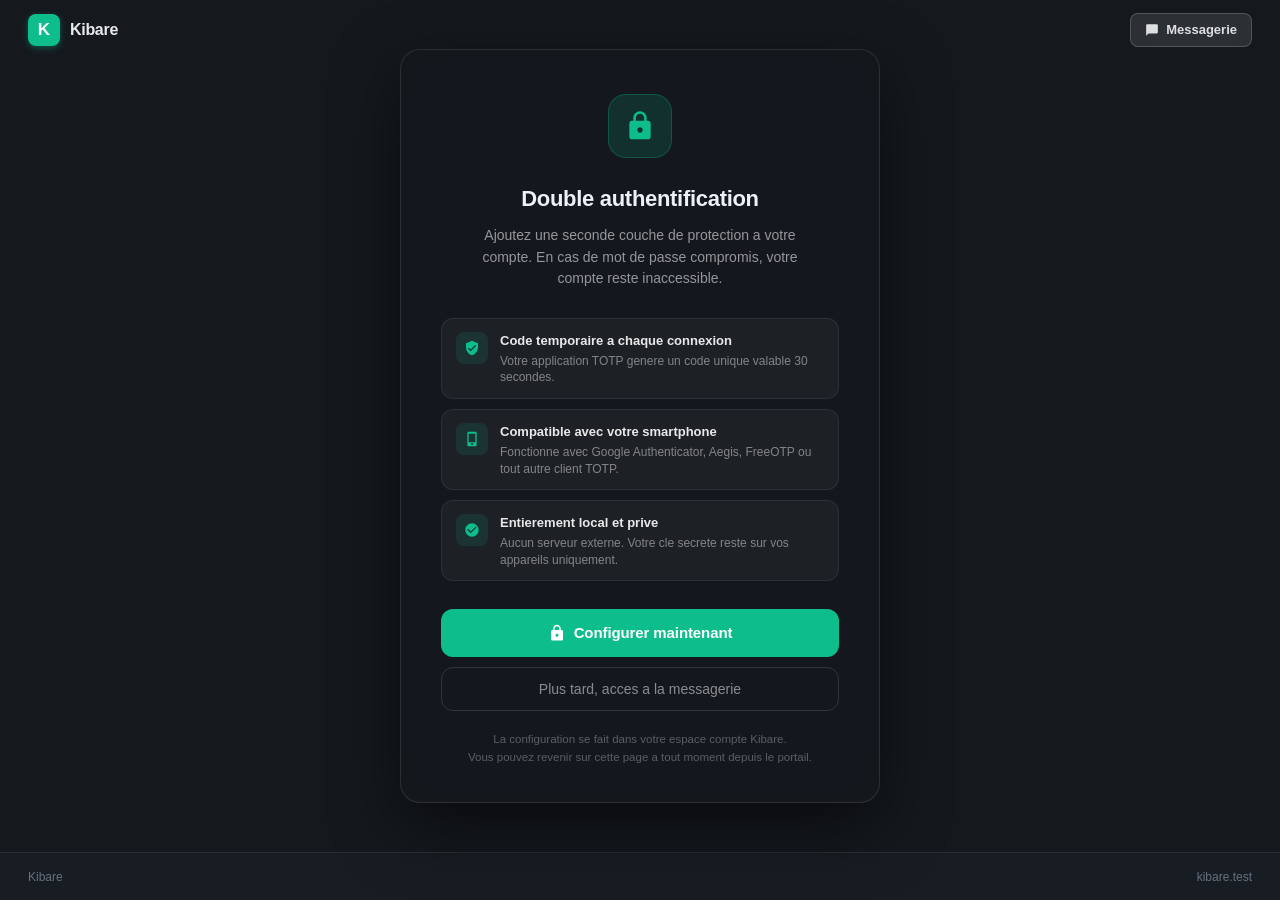
<file: portal/setup-2fa.html>
<!doctype html>
<html lang="fr" data-theme="dark">
<head>
  <meta charset="utf-8">
  <meta name="viewport" content="width=device-width, initial-scale=1">
  <meta name="theme-color" content="#15191E">
  <meta name="description" content="Configurer la double authentification sur votre compte Kibare.">
  <title>Double authentification - Kibare</title>
  <link rel="stylesheet" href="./styles.css">
  <style>
    .setup2fa-viewport {
      flex: 1;
      display: flex;
      align-items: center;
      justify-content: center;
      padding: 24px 16px;
    }

    .setup2fa-card {
      width: 100%;
      max-width: 480px;
      background: rgba(21, 25, 30, 0.82);
      backdrop-filter: blur(24px) saturate(160%);
      -webkit-backdrop-filter: blur(24px) saturate(160%);
      border: 1px solid rgba(255, 255, 255, 0.10);
      border-radius: 20px;
      padding: 44px 40px 36px;
      box-shadow: 0 24px 64px rgba(0, 0, 0, 0.55);
      display: flex;
      flex-direction: column;
      align-items: center;
      gap: 0;
    }

    .s2fa-icon {
      width: 64px;
      height: 64px;
      border-radius: 18px;
      background: rgba(13, 189, 139, 0.14);
      border: 1px solid rgba(13, 189, 139, 0.28);
      display: flex;
      align-items: center;
      justify-content: center;
      margin-bottom: 24px;
    }

    .s2fa-icon svg {
      width: 32px;
      height: 32px;
      fill: #0dbd8b;
    }

    .s2fa-title {
      font-size: 22px;
      font-weight: 700;
      color: #edf1f5;
      margin: 0 0 10px;
      text-align: center;
      letter-spacing: -0.3px;
    }

    .s2fa-subtitle {
      font-size: 14px;
      color: rgba(255, 255, 255, 0.55);
      text-align: center;
      line-height: 1.55;
      margin: 0 0 28px;
      max-width: 360px;
    }

    .s2fa-benefits {
      width: 100%;
      display: flex;
      flex-direction: column;
      gap: 10px;
      margin-bottom: 28px;
    }

    .s2fa-benefit {
      display: flex;
      align-items: flex-start;
      gap: 12px;
      background: rgba(255, 255, 255, 0.04);
      border: 1px solid rgba(255, 255, 255, 0.07);
      border-radius: 12px;
      padding: 12px 14px;
    }

    .s2fa-benefit-icon {
      width: 32px;
      height: 32px;
      border-radius: 8px;
      background: rgba(13, 189, 139, 0.12);
      display: flex;
      align-items: center;
      justify-content: center;
      flex-shrink: 0;
      margin-top: 1px;
    }

    .s2fa-benefit-icon svg {
      width: 16px;
      height: 16px;
      fill: #0dbd8b;
    }

    .s2fa-benefit-text {
      display: flex;
      flex-direction: column;
      gap: 2px;
    }

    .s2fa-benefit-text strong {
      font-size: 13px;
      font-weight: 600;
      color: rgba(255, 255, 255, 0.90);
    }

    .s2fa-benefit-text span {
      font-size: 12px;
      color: rgba(255, 255, 255, 0.45);
      line-height: 1.4;
    }

    .s2fa-actions {
      width: 100%;
      display: flex;
      flex-direction: column;
      gap: 10px;
    }

    .s2fa-btn-primary {
      width: 100%;
      height: 48px;
      border-radius: 12px;
      border: none;
      background: #0dbd8b;
      color: #ffffff;
      font-size: 15px;
      font-weight: 600;
      cursor: pointer;
      text-decoration: none;
      display: flex;
      align-items: center;
      justify-content: center;
      gap: 8px;
      transition: background 0.15s, transform 0.1s;
      letter-spacing: -0.1px;
    }

    .s2fa-btn-primary:hover {
      background: #09a77a;
    }

    .s2fa-btn-primary:active {
      transform: scale(0.98);
    }

    .s2fa-btn-primary svg {
      width: 18px;
      height: 18px;
      fill: #ffffff;
    }

    .s2fa-btn-skip {
      width: 100%;
      height: 44px;
      border-radius: 12px;
      border: 1px solid rgba(255, 255, 255, 0.12);
      background: transparent;
      color: rgba(255, 255, 255, 0.50);
      font-size: 14px;
      font-weight: 500;
      cursor: pointer;
      text-decoration: none;
      display: flex;
      align-items: center;
      justify-content: center;
      transition: background 0.15s, color 0.15s, border-color 0.15s;
    }

    .s2fa-btn-skip:hover {
      background: rgba(255, 255, 255, 0.06);
      color: rgba(255, 255, 255, 0.80);
      border-color: rgba(255, 255, 255, 0.20);
    }

    .s2fa-note {
      margin-top: 20px;
      font-size: 11.5px;
      color: rgba(255, 255, 255, 0.30);
      text-align: center;
      line-height: 1.5;
    }

    @media (max-width: 520px) {
      .setup2fa-card {
        padding: 32px 20px 28px;
        border-radius: 16px;
      }
    }
  </style>
</head>
<body class="has-bg-photo">

  <header class="topbar">
    <div class="topbar-left">
      <a class="brand" href="/" aria-label="Kibare, accueil">
        <span class="brand-mark" aria-hidden="true">K</span>
        <span class="brand-title">Kibare</span>
      </a>
    </div>
    <div class="topbar-right">
      <a class="btn-secondary" href="http://127.0.0.1:8080" target="_blank" rel="noopener noreferrer">
        <svg viewBox="0 0 24 24"><path d="M20 2H4c-1.1 0-2 .9-2 2v18l4-4h14c1.1 0 2-.9 2-2V4c0-1.1-.9-2-2-2z"/></svg>
        <span>Messagerie</span>
      </a>
    </div>
  </header>

  <main class="setup2fa-viewport">
    <div class="setup2fa-card">

      <div class="s2fa-icon" aria-hidden="true">
        <svg viewBox="0 0 24 24"><path d="M18 8h-1V6c0-2.76-2.24-5-5-5S7 3.24 7 6v2H6c-1.1 0-2 .9-2 2v10c0 1.1.9 2 2 2h12c1.1 0 2-.9 2-2V10c0-1.1-.9-2-2-2zm-6 9c-1.1 0-2-.9-2-2s.9-2 2-2 2 .9 2 2-.9 2-2 2zm3.1-9H8.9V6c0-1.71 1.39-3.1 3.1-3.1 1.71 0 3.1 1.39 3.1 3.1v2z"/></svg>
      </div>

      <h1 class="s2fa-title">Double authentification</h1>
      <p class="s2fa-subtitle">Ajoutez une seconde couche de protection a votre compte. En cas de mot de passe compromis, votre compte reste inaccessible.</p>

      <div class="s2fa-benefits">
        <div class="s2fa-benefit">
          <div class="s2fa-benefit-icon">
            <svg viewBox="0 0 24 24"><path d="M12 1L3 5v6c0 5.55 3.84 10.74 9 12 5.16-1.26 9-6.45 9-12V5l-9-4zm-2 16l-4-4 1.41-1.41L10 14.17l6.59-6.59L18 9l-8 8z"/></svg>
          </div>
          <div class="s2fa-benefit-text">
            <strong>Code temporaire a chaque connexion</strong>
            <span>Votre application TOTP genere un code unique valable 30 secondes.</span>
          </div>
        </div>
        <div class="s2fa-benefit">
          <div class="s2fa-benefit-icon">
            <svg viewBox="0 0 24 24"><path d="M17 1H7c-1.1 0-2 .9-2 2v18c0 1.1.9 2 2 2h10c1.1 0 2-.9 2-2V3c0-1.1-.9-2-2-2zm-5 20c-.83 0-1.5-.67-1.5-1.5S11.17 18 12 18s1.5.67 1.5 1.5S12.83 21 12 21zm5-4H7V4h10v13z"/></svg>
          </div>
          <div class="s2fa-benefit-text">
            <strong>Compatible avec votre smartphone</strong>
            <span>Fonctionne avec Google Authenticator, Aegis, FreeOTP ou tout autre client TOTP.</span>
          </div>
        </div>
        <div class="s2fa-benefit">
          <div class="s2fa-benefit-icon">
            <svg viewBox="0 0 24 24"><path d="M12 2C6.48 2 2 6.48 2 12s4.48 10 10 10 10-4.48 10-10S17.52 2 12 2zm-2 15l-5-5 1.41-1.41L10 14.17l7.59-7.59L19 8l-9 9z"/></svg>
          </div>
          <div class="s2fa-benefit-text">
            <strong>Entierement local et prive</strong>
            <span>Aucun serveur externe. Votre cle secrete reste sur vos appareils uniquement.</span>
          </div>
        </div>
      </div>

      <div class="s2fa-actions">
        <a
          class="s2fa-btn-primary"
          href="http://127.0.0.1:8082/realms/kibare/account/#/security/signingin"
          target="_blank"
          rel="noopener noreferrer"
        >
          <svg viewBox="0 0 24 24"><path d="M18 8h-1V6c0-2.76-2.24-5-5-5S7 3.24 7 6v2H6c-1.1 0-2 .9-2 2v10c0 1.1.9 2 2 2h12c1.1 0 2-.9 2-2V10c0-1.1-.9-2-2-2zm-6 9c-1.1 0-2-.9-2-2s.9-2 2-2 2 .9 2 2-.9 2-2 2zm3.1-9H8.9V6c0-1.71 1.39-3.1 3.1-3.1 1.71 0 3.1 1.39 3.1 3.1v2z"/></svg>
          Configurer maintenant
        </a>
        <a class="s2fa-btn-skip" href="http://127.0.0.1:8080" target="_blank" rel="noopener noreferrer">
          Plus tard, acces a la messagerie
        </a>
      </div>

      <p class="s2fa-note">
        La configuration se fait dans votre espace compte Kibare.<br>
        Vous pouvez revenir sur cette page a tout moment depuis le portail.
      </p>

    </div>
  </main>

  <footer class="portal-footer">
    <span>Kibare</span>
    <span>kibare.test</span>
  </footer>

</body>
</html>
</file>
<file: portal/styles.css>
/* Styles principaux Kibare */

:root, [data-theme="dark"] {
  color-scheme: dark;
  --cpd-bg-canvas: #15191E;
  --cpd-bg-subtle: #181D23;
  --cpd-bg-surface: #21262C;
  --cpd-bg-surface-hover: #282E36;
  --cpd-bg-surface-active: #323A44;
  --cpd-bg-surface-elevated: #2A313A;

  --cpd-text-primary: #EDF1F5;
  --cpd-text-secondary: #8E9AA8;
  --cpd-text-tertiary: #657080;

  --cpd-border-default: rgba(255, 255, 255, 0.08);
  --cpd-border-subtle: rgba(255, 255, 255, 0.04);
  --cpd-border-strong: rgba(255, 255, 255, 0.15);

  --cpd-accent: #0DBD8B;
  --cpd-accent-hover: #09A77A;
  --cpd-accent-active: #088F69;
  --cpd-accent-subtle: rgba(13, 189, 139, 0.12);
  --cpd-accent-border: rgba(13, 189, 139, 0.35);

  --cpd-danger: #FF4C55;
  --cpd-danger-bg: rgba(255, 76, 85, 0.12);

  --cpd-shadow-sm: 0 1px 3px rgba(0, 0, 0, 0.3);
  --cpd-shadow-md: 0 4px 14px rgba(0, 0, 0, 0.4);
  --cpd-shadow-lg: 0 12px 32px rgba(0, 0, 0, 0.5);

  --font-sans: -apple-system, BlinkMacSystemFont, "Segoe UI", Roboto, Helvetica, Arial, sans-serif;
  --font-mono: ui-monospace, SFMono-Regular, Menlo, Monaco, Consolas, monospace;
}

[data-theme="light"] {
  color-scheme: light;
  --cpd-bg-canvas: #F4F6F8;
  --cpd-bg-subtle: #FFFFFF;
  --cpd-bg-surface: #FFFFFF;
  --cpd-bg-surface-hover: #F0F2F5;
  --cpd-bg-surface-active: #E4E7EB;
  --cpd-bg-surface-elevated: #FFFFFF;

  --cpd-text-primary: #17191C;
  --cpd-text-secondary: #5E6977;
  --cpd-text-tertiary: #8E9AA8;

  --cpd-border-default: #E3E8EC;
  --cpd-border-subtle: #EDF0F3;
  --cpd-border-strong: #CBD2D9;

  --cpd-accent: #0DBD8B;
  --cpd-accent-hover: #09A77A;
  --cpd-accent-active: #088F69;
  --cpd-accent-subtle: rgba(13, 189, 139, 0.10);
  --cpd-accent-border: rgba(13, 189, 139, 0.30);

  --cpd-danger: #D9383A;
  --cpd-danger-bg: rgba(217, 56, 58, 0.10);

  --cpd-shadow-sm: 0 1px 3px rgba(0, 0, 0, 0.06);
  --cpd-shadow-md: 0 4px 14px rgba(0, 0, 0, 0.08);
  --cpd-shadow-lg: 0 12px 32px rgba(0, 0, 0, 0.12);
}

/* Base */
*, *::before, *::after {
  box-sizing: border-box;
  margin: 0;
  padding: 0;
}

html, body {
  height: 100%;
  background-color: var(--cpd-bg-canvas);
  color: var(--cpd-text-primary);
  font-family: var(--font-sans);
  font-size: 14px;
  line-height: 1.5;
  -webkit-font-smoothing: antialiased;
  -moz-osx-font-smoothing: grayscale;
}

body {
  display: flex;
  flex-direction: column;
}

a {
  color: inherit;
  text-decoration: none;
}

/* Barre superieure */
.topbar {
  height: 60px;
  padding: 0 28px;
  display: flex;
  align-items: center;
  justify-content: space-between;
  background: var(--cpd-bg-subtle);
  border-bottom: 1px solid var(--cpd-border-default);
  flex-shrink: 0;
  gap: 16px;
}

/* Topbar flottante sur fond photo (page d'accueil) */
body.has-bg-photo {
  position: relative;
}

body.has-bg-photo .topbar {
  position: absolute;
  top: 0; left: 0; right: 0;
  z-index: 10;
  background: transparent;
  border-bottom: none;
}

body.has-bg-photo .brand-title {
  color: rgba(255,255,255,0.90);
}

body.has-bg-photo .btn-secondary {
  color: rgba(255,255,255,0.85);
  background: rgba(255,255,255,0.10);
  border-color: rgba(255,255,255,0.18);
  backdrop-filter: blur(10px);
}

body.has-bg-photo .btn-secondary:hover {
  background: rgba(255,255,255,0.20);
  border-color: rgba(255,255,255,0.28);
}

body.has-bg-photo .welcome-viewport {
  padding-top: 80px;
}

.topbar-left {
  display: flex;
  align-items: center;
  gap: 16px;
}

.brand {
  display: inline-flex;
  align-items: center;
  gap: 10px;
  text-decoration: none;
}

.brand-mark {
  width: 32px;
  height: 32px;
  border-radius: 8px;
  background: var(--cpd-accent);
  color: #ffffff;
  font-size: 17px;
  font-weight: 800;
  display: flex;
  align-items: center;
  justify-content: center;
  box-shadow: 0 2px 6px rgba(13, 189, 139, 0.35);
  user-select: none;
}

.brand-title {
  font-size: 16px;
  font-weight: 700;
  color: var(--cpd-text-primary);
  letter-spacing: -0.3px;
}

.topbar-right {
  display: flex;
  align-items: center;
  gap: 12px;
}

/* Temoin statut serveur Matrix */
.server-status {
  display: inline-flex;
  align-items: center;
  gap: 7px;
  font-size: 12px;
  font-weight: 550;
  padding: 5px 12px;
  border-radius: 999px;
  background: rgba(255, 255, 255, 0.08);
  backdrop-filter: blur(8px);
  -webkit-backdrop-filter: blur(8px);
  border: 1px solid rgba(255, 255, 255, 0.14);
  color: rgba(255, 255, 255, 0.90);
  user-select: none;
}

.status-dot {
  width: 8px;
  height: 8px;
  border-radius: 50%;
  flex-shrink: 0;
  transition: background-color 0.2s, box-shadow 0.2s;
}

.status-dot.status-checking {
  background: #f59e0b;
  box-shadow: 0 0 6px rgba(245, 158, 11, 0.6);
}

.status-dot.status-online {
  background: #0dbd8b;
  box-shadow: 0 0 6px rgba(13, 189, 139, 0.7);
}

.status-dot.status-offline {
  background: #ef4444;
  box-shadow: 0 0 6px rgba(239, 68, 68, 0.7);
}

/* Boutons */
.btn-icon {
  width: 34px;
  height: 34px;
  border-radius: 8px;
  border: 1px solid var(--cpd-border-default);
  background: var(--cpd-bg-surface);
  color: var(--cpd-text-secondary);
  display: flex;
  align-items: center;
  justify-content: center;
  cursor: pointer;
  transition: background 0.15s, color 0.15s, border-color 0.15s;
}

.btn-icon:hover {
  background: var(--cpd-bg-surface-hover);
  color: var(--cpd-text-primary);
  border-color: var(--cpd-border-strong);
}

.btn-icon svg {
  width: 16px;
  height: 16px;
  fill: currentColor;
}

.btn-secondary {
  height: 34px;
  padding: 0 14px;
  border-radius: 8px;
  border: 1px solid var(--cpd-border-default);
  background: var(--cpd-bg-surface);
  color: var(--cpd-text-primary);
  font-size: 13px;
  font-weight: 600;
  cursor: pointer;
  display: inline-flex;
  align-items: center;
  gap: 7px;
  transition: background 0.15s, border-color 0.15s;
}

.btn-secondary:hover {
  background: var(--cpd-bg-surface-hover);
  border-color: var(--cpd-border-strong);
}

.btn-secondary svg {
  width: 14px;
  height: 14px;
  fill: currentColor;
}

.btn-primary {
  height: 36px;
  padding: 0 18px;
  border-radius: 8px;
  border: none;
  background: var(--cpd-accent);
  color: #ffffff;
  font-size: 13px;
  font-weight: 600;
  cursor: pointer;
  display: inline-flex;
  align-items: center;
  gap: 8px;
  box-shadow: 0 2px 6px rgba(13, 189, 139, 0.35);
  transition: background 0.15s, transform 0.1s;
}

.btn-primary:hover {
  background: var(--cpd-accent-hover);
  transform: translateY(-1px);
}

.btn-primary:active {
  background: var(--cpd-accent-active);
  transform: none;
}

.btn-primary svg {
  width: 15px;
  height: 15px;
  fill: currentColor;
}

/* Accueil */
.welcome-viewport {
  flex: 1;
  display: flex;
  align-items: center;
  justify-content: center;
  padding: 32px 20px;
  position: relative;
  overflow: hidden;

  /* Photo de fond */
  background-image: url('./bg.jpg');
  background-size: cover;
  background-position: center 30%;
  background-repeat: no-repeat;
}

/* Overlay sombre pour lisibilité */
.welcome-viewport::before {
  content: '';
  position: absolute;
  inset: 0;
  background: rgba(0, 0, 0, 0.62);
  z-index: 0;
}


/* La carte est TOUJOURS sombre car fond = photo */
.welcome-card {
  position: relative;
  z-index: 1;
  width: 100%;
  max-width: 400px;
  background: rgba(14, 17, 22, 0.82);
  backdrop-filter: blur(24px) saturate(1.6);
  -webkit-backdrop-filter: blur(24px) saturate(1.6);
  border: 1px solid rgba(255, 255, 255, 0.08);
  border-top: 1px solid rgba(255, 255, 255, 0.12);
  border-radius: 20px;
  box-shadow: 0 20px 60px rgba(0, 0, 0, 0.6), 0 1px 0 rgba(255,255,255,0.05) inset;
  padding: 48px 36px 36px;
  display: flex;
  flex-direction: column;
  align-items: center;
  text-align: center;
}

/* Carte accueil */

/* Logo */
.wc-logo {
  margin-bottom: 20px;
}

.wc-mark {
  width: 72px;
  height: 72px;
  border-radius: 20px;
  background: var(--cpd-accent);
  color: #ffffff;
  font-size: 36px;
  font-weight: 800;
  display: flex;
  align-items: center;
  justify-content: center;
  box-shadow:
    0 0 0 0 rgba(13, 189, 139, 0.45),
    0 6px 20px rgba(13, 189, 139, 0.45);
  animation: wc-pulse 3s ease-in-out infinite;
  user-select: none;
}

@keyframes wc-pulse {
  0%, 100% { box-shadow: 0 0 0 0 rgba(13,189,139,0.35), 0 6px 20px rgba(13,189,139,0.4); }
  50%       { box-shadow: 0 0 0 10px rgba(13,189,139,0),  0 6px 20px rgba(13,189,139,0.4); }
}

/* Nom de l'app */
.wc-name {
  font-size: 32px;
  font-weight: 800;
  color: #ffffff;
  letter-spacing: -0.8px;
  margin-bottom: 6px;
  line-height: 1;
}

/* Tagline */
.wc-tagline {
  font-size: 13px;
  color: rgba(255, 255, 255, 0.45);
  letter-spacing: 0.04em;
  margin-bottom: 36px;
  font-weight: 400;
}

/* Bouton CTA principal */
.wc-cta {
  display: flex;
  align-items: center;
  justify-content: center;
  gap: 10px;
  width: 100%;
  height: 48px;
  border-radius: 12px;
  background: var(--cpd-accent);
  color: #ffffff;
  font-size: 15px;
  font-weight: 700;
  letter-spacing: -0.1px;
  text-decoration: none;
  box-shadow: 0 4px 16px rgba(13, 189, 139, 0.4);
  transition: background 0.15s, transform 0.12s, box-shadow 0.15s;
  margin-bottom: 14px;
}

.wc-cta:hover {
  background: var(--cpd-accent-hover);
  transform: translateY(-1px);
  box-shadow: 0 6px 22px rgba(13, 189, 139, 0.5);
}

.wc-cta:active {
  transform: translateY(0);
  background: var(--cpd-accent-active);
}

.wc-cta svg {
  width: 18px;
  height: 18px;
  fill: currentColor;
  flex-shrink: 0;
  transition: transform 0.15s;
}

.wc-cta:hover svg {
  transform: translateX(3px);
}

/* Option 2FA */
.wc-2fa-section {
  width: 100%;
  margin-bottom: 20px;
}

.wc-switch-control {
  display: inline-flex;
  align-items: center;
  justify-content: center;
  gap: 10px;
  cursor: pointer;
  user-select: none;
  padding: 4px 8px;
  border-radius: 8px;
  transition: background 0.15s;
}

.wc-switch-control:hover {
  background: rgba(255, 255, 255, 0.04);
}

.wc-switch-control input {
  position: absolute;
  opacity: 0;
  width: 0;
  height: 0;
}

.wc-switch-track {
  position: relative;
  display: inline-block;
  width: 36px;
  height: 20px;
  background: rgba(255, 255, 255, 0.18);
  border-radius: 20px;
  transition: background 0.2s;
  flex-shrink: 0;
}

.wc-switch-track::after {
  content: '';
  position: absolute;
  top: 2px;
  left: 2px;
  width: 16px;
  height: 16px;
  background: #ffffff;
  border-radius: 50%;
  transition: transform 0.2s cubic-bezier(0.4, 0, 0.2, 1);
  box-shadow: 0 1px 3px rgba(0, 0, 0, 0.4);
}

.wc-switch-control input:checked + .wc-switch-track {
  background: var(--cpd-accent);
}

.wc-switch-control input:checked + .wc-switch-track::after {
  transform: translateX(16px);
}

.wc-switch-text {
  font-size: 12.5px;
  font-weight: 500;
  color: rgba(255, 255, 255, 0.70);
  transition: color 0.15s;
}

.wc-switch-control:hover .wc-switch-text {
  color: #ffffff;
}

.wc-2fa-drawer {
  background: rgba(0, 0, 0, 0.40);
  border: 1px solid rgba(255, 255, 255, 0.10);
  border-radius: 12px;
  padding: 14px 16px;
  margin-top: 10px;
  text-align: left;
  animation: fadeInDown 0.2s ease-out;
}

@keyframes fadeInDown {
  from { opacity: 0; transform: translateY(-6px); }
  to   { opacity: 1; transform: translateY(0); }
}

.wc-2fa-note {
  font-size: 11.5px;
  color: rgba(255, 255, 255, 0.55);
  margin-bottom: 10px;
  line-height: 1.4;
}

.wc-2fa-input-group {
  display: flex;
  gap: 8px;
}

.wc-2fa-input-group input {
  flex: 1;
  height: 38px;
  border-radius: 8px;
  border: 1px solid rgba(255, 255, 255, 0.15);
  background: rgba(255, 255, 255, 0.06);
  color: #ffffff;
  padding: 0 12px;
  font-size: 13px;
  outline: none;
  transition: border-color 0.15s;
}

.wc-2fa-input-group input:focus {
  border-color: var(--cpd-accent);
}

.btn-2fa-action {
  height: 38px;
  padding: 0 16px;
  border-radius: 8px;
  border: none;
  background: var(--cpd-accent);
  color: #ffffff;
  font-weight: 600;
  font-size: 13px;
  cursor: pointer;
  transition: background 0.15s;
  white-space: nowrap;
}

.btn-2fa-action:hover {
  background: var(--cpd-accent-hover);
}

.wc-2fa-feedback {
  font-size: 12px;
  margin-top: 8px;
  text-align: center;
  min-height: 16px;
}

.wc-2fa-feedback.success {
  color: #0dbd8b;
  font-weight: 600;
}

.wc-2fa-feedback.error {
  color: #ff6b6b;
}

/* Séparateur "ou" */
.wc-divider {
  width: 100%;
  display: flex;
  align-items: center;
  gap: 12px;
  margin-bottom: 20px;
  color: rgba(255, 255, 255, 0.2);
  font-size: 11px;
  letter-spacing: 0.08em;
  text-transform: uppercase;
}

.wc-divider::before,
.wc-divider::after {
  content: '';
  flex: 1;
  height: 1px;
  background: rgba(255, 255, 255, 0.10);
}

/* Liens secondaires */
.wc-links {
  display: flex;
  align-items: center;
  gap: 10px;
  flex-wrap: wrap;
  justify-content: center;
}

.wc-link {
  display: inline-flex;
  align-items: center;
  gap: 5px;
  font-size: 12px;
  font-weight: 500;
  color: rgba(255, 255, 255, 0.50);
  text-decoration: none;
  padding: 6px 10px;
  border-radius: 8px;
  transition: color 0.15s, background 0.15s;
}

.wc-link:hover {
  color: rgba(255, 255, 255, 0.85);
  background: rgba(255, 255, 255, 0.08);
}

.wc-link svg {
  width: 12px;
  height: 12px;
  fill: currentColor;
  flex-shrink: 0;
}

.wc-link-sep {
  color: rgba(255, 255, 255, 0.22);
  font-size: 14px;
  line-height: 1;
  user-select: none;
}

/* Footer */
.portal-footer {
  height: 48px;
  padding: 0 28px;
  display: flex;
  align-items: center;
  justify-content: space-between;
  border-top: 1px solid var(--cpd-border-default);
  background: var(--cpd-bg-subtle);
  font-size: 12px;
  color: var(--cpd-text-tertiary);
  flex-shrink: 0;
}

@media (max-width: 600px) {
  .topbar {
    padding: 0 16px;
  }
  .welcome-card {
    padding: 32px 20px;
  }
}
</file>
